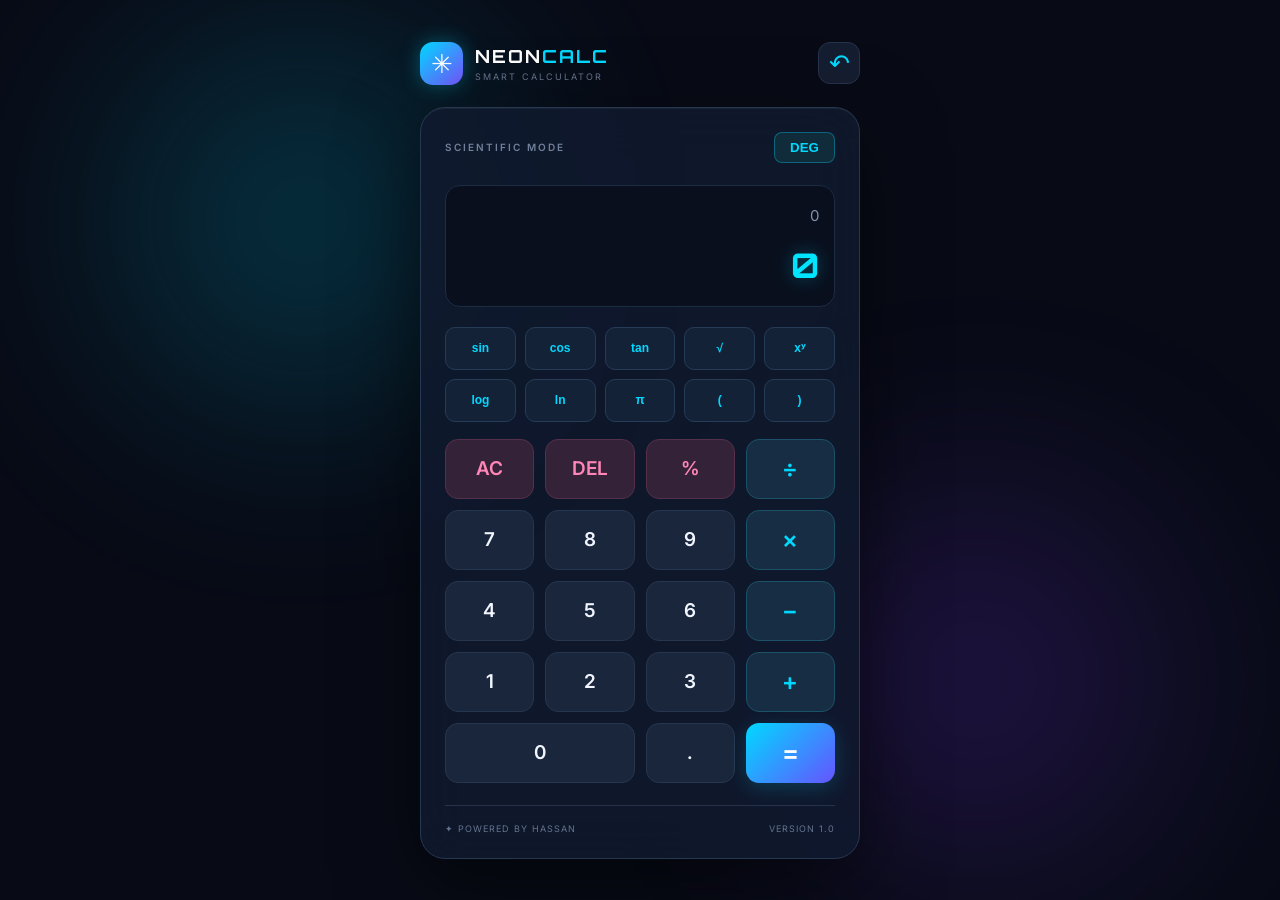
<file: CodeAlpha – Calculator/index.html>
<!DOCTYPE html>
<html lang="en">
<head>
    <meta charset="UTF-8">
    <meta name="viewport" content="width=device-width, initial-scale=1.0">
    <title>NeonCalc | Smart Calculator</title>
    <link rel="stylesheet" href="style.css">
</head>
<body>

    <div class="background-glow glow-one"></div>
    <div class="background-glow glow-two"></div>

    <main class="calculator-container">

        <!-- Header -->
        <header class="header">
            <div class="brand">
                <div class="brand-icon">✳</div>
                <div>
                    <h2>NEON<span>CALC</span></h2>
                    <p>SMART CALCULATOR</p>
                </div>
            </div>

            <button class="history-toggle" id="historyToggle" title="History">
                ↶
            </button>
        </header>

        <!-- Calculator -->
        <section class="calculator">

            <div class="calculator-top">
                <span class="mode-label">SCIENTIFIC MODE</span>
                <button id="angleToggle" class="angle-toggle">DEG</button>
            </div>

            <!-- Display -->
            <div class="display">
                <div class="expression" id="expression">0</div>
                <div class="result" id="result">0</div>
            </div>

            <!-- Scientific Buttons -->
            <div class="scientific-grid">

                <button data-value="sin(">sin</button>
                <button data-value="cos(">cos</button>
                <button data-value="tan(">tan</button>
                <button data-value="sqrt(">√</button>
                <button data-value="^">xʸ</button>

                <button data-value="log(">log</button>
                <button data-value="ln(">ln</button>
                <button data-value="pi">π</button>
                <button data-value="(">(</button>
                <button data-value=")">)</button>

            </div>

            <!-- Main Buttons -->
            <div class="button-grid">

                <button class="action-btn" data-action="clear">AC</button>
                <button class="action-btn" data-action="delete">DEL</button>
                <button class="action-btn" data-value="%">%</button>
                <button class="operator-btn" data-value="/">÷</button>

                <button data-value="7">7</button>
                <button data-value="8">8</button>
                <button data-value="9">9</button>
                <button class="operator-btn" data-value="*">×</button>

                <button data-value="4">4</button>
                <button data-value="5">5</button>
                <button data-value="6">6</button>
                <button class="operator-btn" data-value="-">−</button>

                <button data-value="1">1</button>
                <button data-value="2">2</button>
                <button data-value="3">3</button>
                <button class="operator-btn" data-value="+">+</button>

                <button data-value="0" class="zero-btn">0</button>
                <button data-value=".">.</button>
                <button class="equal-btn" data-action="calculate">=</button>

            </div>

            <div class="calculator-footer">
                <span>✦ POWERED BY HASSAN</span>
                <span>VERSION 1.0</span>
            </div>

        </section>

        <!-- History Panel -->
        <aside class="history-panel" id="historyPanel">

            <div class="history-header">
                <h3>Calculation History</h3>
                <button id="closeHistory">×</button>
            </div>

            <div id="historyList" class="history-list">
                <p class="empty-history">No calculations yet.</p>
            </div>

            <button class="clear-history" id="clearHistory">
                Clear History
            </button>

        </aside>

    </main>

    <script src="script.js"></script>
</body>
</html>
</file>
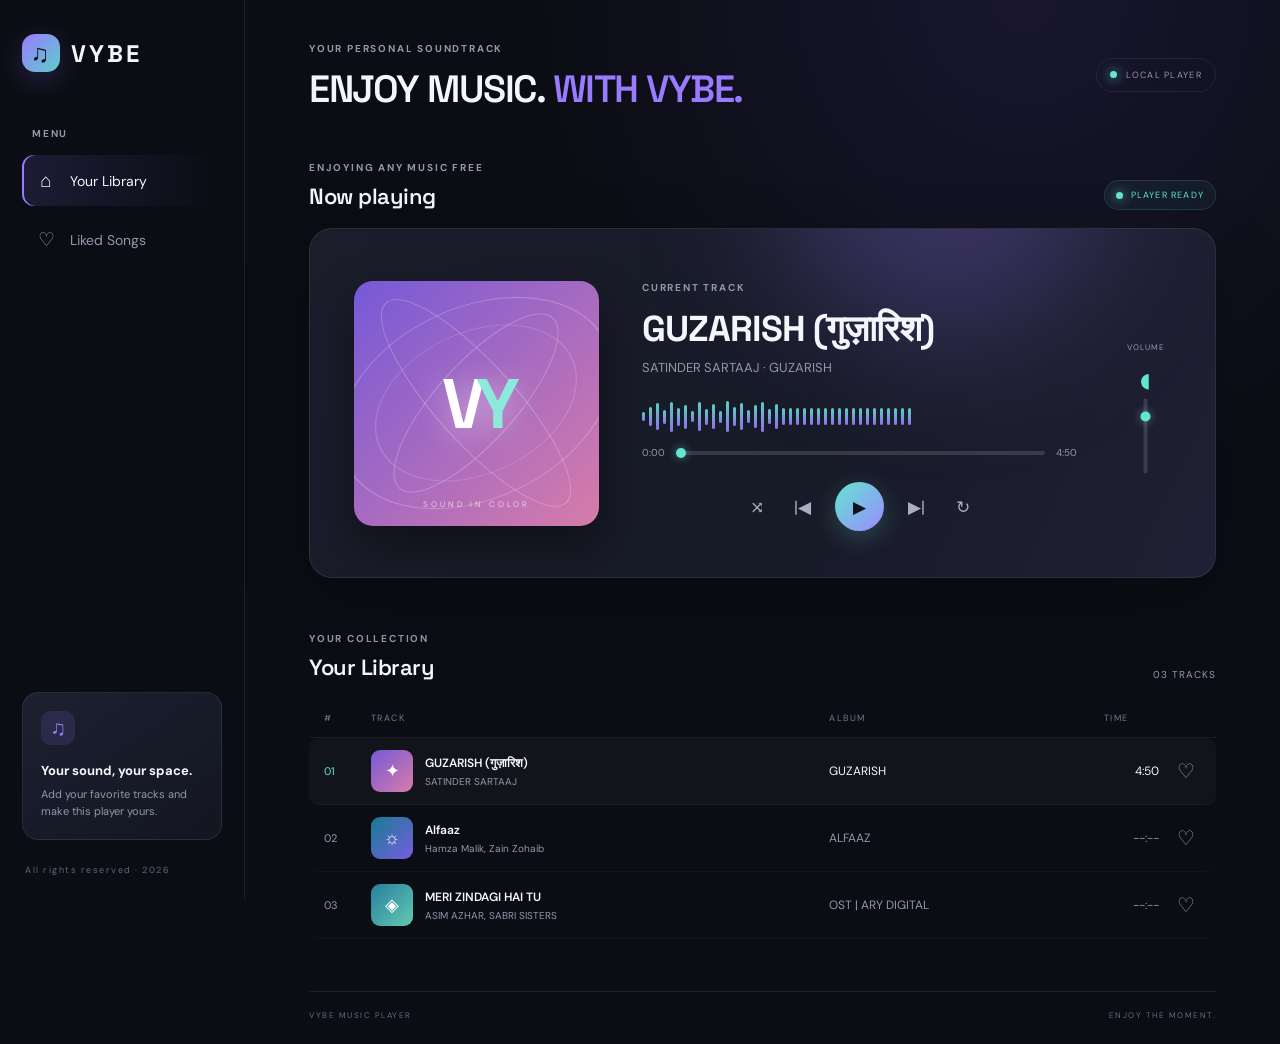
<file: CodeAlpha–Music Player/index.html>
<!DOCTYPE html>
<html lang="en">
<head>
  <meta charset="UTF-8" />
  <meta name="viewport" content="width=device-width, initial-scale=1.0" />
  <meta name="theme-color" content="#0b0d14" />
  <title>VYBE — Music Player</title>
  <link rel="preconnect" href="https://fonts.googleapis.com">
  <link rel="preconnect" href="https://fonts.gstatic.com" crossorigin>
  <link href="https://fonts.googleapis.com/css2?family=DM+Sans:wght@400;500;600;700&family=Space+Grotesk:wght@400;500;600;700&display=swap" rel="stylesheet">
  <link rel="stylesheet" href="style.css" />
</head>
<body>
  <div class="app-shell">
    <aside class="sidebar">
      <a class="brand" href="#"><span class="brand-mark">♫</span><span>VYBE</span></a>
      <p class="side-label">MENU</p>
     <nav class="side-nav">
  <button class="nav-link active" data-view="library">
    <span>⌂</span> Your Library
  </button>

  <button class="nav-link" data-view="liked">
    <span>♡</span> Liked Songs
  </button>
</nav>
      <div class="sidebar-bottom">
        <div class="mini-card">
          <div class="mini-icon">♫</div>
          <p class="mini-title">Your sound, your space.</p>
          <p class="mini-copy">Add your favorite tracks and make this player yours.</p>
        </div>
        <p class="side-foot">All rights reserved · 2026</p>
      </div>
    </aside>

    <main class="main-content" id="home">
      <header class="topbar">
        <div class="mobile-brand"><span class="brand-mark">♫</span> VYBE</div>
        <div class="greeting"><span class="eyebrow">YOUR PERSONAL SOUNDTRACK</span><h1>ENJOY MUSIC. <span>WITH VYBE.</span></h1></div>
        <div class="top-actions"><span class="status-dot"></span><span>LOCAL PLAYER</span></div>
      </header>

      <section class="featured-section">
        <div class="section-heading"><div><span class="eyebrow">ENJOYING ANY MUSIC FREE</span><h2>Now playing</h2></div><span class="live-pill"><i></i> PLAYER READY</span></div>
        <div class="player-card">
          <div class="player-glow"></div>
          <div class="album-art-wrap">
            <div class="album-art" id="albumArt">
              <div class="art-orbit orbit-one"></div><div class="art-orbit orbit-two"></div>
              <div class="art-center">V<span>Y</span></div><div class="art-caption">SOUND IN COLOR</div>
            </div>
          </div>
          <div class="player-info">
            <span class="eyebrow">CURRENT TRACK</span>
            <h3 id="currentTitle">Midnight Dreams</h3>
            <p id="currentArtist">Your Artist · Demo Track</p>
            <div class="waveform" aria-hidden="true"><span></span><span></span><span></span><span></span><span></span><span></span><span></span><span></span><span></span><span></span><span></span><span></span><span></span><span></span><span></span><span></span><span></span><span></span><span></span><span></span><span></span><span></span><span></span><span></span><span></span><span></span><span></span><span></span><span></span><span></span><span></span><span></span><span></span><span></span><span></span><span></span><span></span><span></span><span></span></div>
            <div class="timeline"><span id="currentTime">0:00</span><input id="progress" type="range" min="0" max="100" value="0" aria-label="Song progress"><span id="duration">0:00</span></div>
            <div class="controls">
              <button class="icon-btn" id="shuffleBtn" aria-label="Shuffle" title="Shuffle">⤨</button>
              <button class="icon-btn" id="prevBtn" aria-label="Previous song" title="Previous">|◀</button>
              <button class="play-btn" id="playBtn" aria-label="Play">▶</button>
              <button class="icon-btn" id="nextBtn" aria-label="Next song" title="Next">▶|</button>
              <button class="icon-btn" id="repeatBtn" aria-label="Repeat" title="Repeat">↻</button>
            </div>
          </div>
          <div class="player-volume"><span>VOLUME</span><span class="volume-symbol">◖</span><input id="volume" type="range" min="0" max="1" step="0.01" value="0.8" aria-label="Volume"></div>
        </div>
      </section>

      <section class="library-section" id="library">
  <div class="section-heading">
    <div>
      <span class="eyebrow">YOUR COLLECTION</span>
      <h2 id="listHeading">Your Library</h2>
    </div>

    <span class="track-count" id="trackCount">03 TRACKS</span>
  </div>

  <div class="playlist-header">
    <span>#</span>
    <span>TRACK</span>
    <span>ALBUM</span>
    <span class="duration-head">TIME</span>
    <span></span>
  </div>

  <div class="track-list" id="trackList"></div>


</section>
      <footer><span>VYBE MUSIC PLAYER</span><span>ENJOY THE MOMENT.</span></footer>
    </main>
  </div>
  <audio id="audio"></audio>
  <script src="script.js"></script>
</body>
</html>
</file>
<file: CodeAlpha – Calculator/style.css>
@import url('https://fonts.googleapis.com/css2?family=Orbitron:wght@400;500;600;700;800&family=Inter:wght@400;500;600;700&display=swap');

* {
    margin: 0;
    padding: 0;
    box-sizing: border-box;
}

body {
    min-height: 100vh;
    display: flex;
    justify-content: center;
    align-items: center;
    padding: 30px 15px;
    overflow-x: hidden;
    background: #080b16;
    color: white;
    font-family: 'Inter', sans-serif;
}

/* Background Effects */
.background-glow {
    position: fixed;
    width: 350px;
    height: 350px;
    border-radius: 50%;
    filter: blur(120px);
    opacity: 0.22;
    pointer-events: none;
}

.glow-one {
    background: #00d9ff;
    top: 5%;
    left: 10%;
}

.glow-two {
    background: #873bff;
    bottom: 5%;
    right: 10%;
}

/* Main Container */
.calculator-container {
    width: 100%;
    max-width: 440px;
    position: relative;
    z-index: 2;
}

/* Header */
.header {
    display: flex;
    align-items: center;
    justify-content: space-between;
    margin-bottom: 22px;
}

.brand {
    display: flex;
    align-items: center;
    gap: 12px;
}

.brand-icon {
    width: 43px;
    height: 43px;
    display: grid;
    place-items: center;
    background: linear-gradient(135deg, #00d9ff, #7654ff);
    color: white;
    font-size: 26px;
    border-radius: 13px;
    box-shadow: 0 0 20px #00d9ff55;
}

.brand h2 {
    font-family: 'Orbitron', sans-serif;
    font-size: 18px;
    letter-spacing: 2px;
}

.brand h2 span {
    color: #00d9ff;
}

.brand p {
    color: #69748e;
    font-size: 9px;
    letter-spacing: 2px;
    margin-top: 4px;
}

.history-toggle {
    width: 42px;
    height: 42px;
    border: 1px solid #26334c;
    border-radius: 12px;
    background: #151d30;
    color: #00d9ff;
    font-size: 25px;
    cursor: pointer;
    transition: 0.3s;
}

.history-toggle:hover {
    background: #00d9ff;
    color: #080b16;
}

/* Calculator Body */
.calculator {
    padding: 24px;
    border-radius: 25px;
    border: 1px solid #263750;
    background: rgba(17, 26, 46, 0.88);
    backdrop-filter: blur(25px);
    box-shadow:
        0 25px 80px rgba(0, 0, 0, 0.5),
        inset 0 1px 1px rgba(255,255,255,0.06);
}

/* Top Bar */
.calculator-top {
    display: flex;
    justify-content: space-between;
    align-items: center;
    margin-bottom: 22px;
}

.mode-label {
    color: #71809b;
    font-size: 10px;
    letter-spacing: 2px;
    font-weight: 600;
}

.angle-toggle {
    border: 1px solid #00d9ff55;
    background: #102c3a;
    color: #00d9ff;
    padding: 7px 15px;
    border-radius: 8px;
    font-weight: 700;
    cursor: pointer;
}

/* Display */
.display {
    min-height: 115px;
    padding: 20px 15px;
    margin-bottom: 20px;
    background: #090f1d;
    border: 1px solid #1c2c43;
    border-radius: 15px;
    text-align: right;
    overflow: hidden;
}

.expression {
    min-height: 28px;
    color: #8291aa;
    font-size: 15px;
    word-break: break-all;
}

.result {
    color: #00e5ff;
    font-family: 'Orbitron', sans-serif;
    font-size: clamp(25px, 7vw, 34px);
    font-weight: 700;
    margin-top: 10px;
    text-shadow: 0 0 18px #00d9ff55;
    word-break: break-all;
}

/* Scientific Buttons */
.scientific-grid {
    display: grid;
    grid-template-columns: repeat(5, 1fr);
    gap: 9px;
    margin-bottom: 17px;
}

.scientific-grid button {
    height: 43px;
    border: 1px solid #263c56;
    border-radius: 10px;
    background: #142238;
    color: #00d9ff;
    font-size: 12px;
    font-weight: 600;
    cursor: pointer;
    transition: 0.25s;
}

.scientific-grid button:hover {
    background: #00d9ff;
    color: #080b16;
    transform: translateY(-3px);
}

/* Main Button Grid */
.button-grid {
    display: grid;
    grid-template-columns: repeat(4, 1fr);
    gap: 11px;
}

.button-grid button {
    height: 60px;
    border: 1px solid #27364f;
    border-radius: 13px;
    background: #1a263b;
    color: #f0f5ff;
    font-size: 19px;
    font-weight: 600;
    cursor: pointer;
    transition: 0.2s;
    font-family: inherit;
}

.button-grid button:hover {
    background: #283a55;
    border-color: #00d9ff;
    transform: translateY(-3px);
    box-shadow: 0 5px 15px #00d9ff20;
}

.button-grid button:active {
    transform: scale(0.94);
}

/* Special Buttons */
.button-grid .action-btn {
    background: #342238;
    color: #ff86b7;
    border-color: #56304b;
}

.button-grid .action-btn:hover {
    background: #ff86b7;
    color: #111827;
}

.button-grid .operator-btn {
    background: #172d43;
    color: #00d9ff;
    border-color: #1b5267;
    font-size: 24px;
}

.button-grid .operator-btn:hover {
    background: #00d9ff;
    color: #080b16;
}

.button-grid .equal-btn {
    background: linear-gradient(135deg, #00d9ff, #6554ff);
    color: white;
    border: none;
    font-size: 26px;
    box-shadow: 0 5px 20px #00d9ff30;
}

.button-grid .equal-btn:hover {
    box-shadow: 0 5px 30px #00d9ff70;
    background: linear-gradient(135deg, #6554ff, #00d9ff);
}

.button-grid .zero-btn {
    grid-column: span 2;
}

/* Footer */
.calculator-footer {
    display: flex;
    justify-content: space-between;
    margin-top: 22px;
    padding-top: 17px;
    border-top: 1px solid #26334c;
    color: #65748e;
    font-size: 9px;
    letter-spacing: 1px;
}

/* History Panel */
.history-panel {
    position: absolute;
    z-index: 5;
    top: 0;
    right: 0;
    width: 100%;
    min-height: 350px;
    padding: 22px;
    border: 1px solid #00d9ff55;
    border-radius: 20px;
    background: #111a2e;
    box-shadow: 0 20px 60px #00000099;
    opacity: 0;
    visibility: hidden;
    transform: translateY(15px);
    transition: 0.3s;
}

.history-panel.active {
    opacity: 1;
    visibility: visible;
    transform: translateY(0);
}

.history-header {
    display: flex;
    justify-content: space-between;
    align-items: center;
    margin-bottom: 20px;
}

.history-header h3 {
    font-size: 16px;
}

.history-header button {
    border: none;
    background: none;
    color: white;
    font-size: 27px;
    cursor: pointer;
}

.history-list {
    max-height: 260px;
    overflow-y: auto;
}

.history-item {
    padding: 13px;
    margin-bottom: 10px;
    background: #1a263b;
    border-radius: 10px;
    cursor: pointer;
}

.history-item p {
    color: #8291aa;
    font-size: 12px;
    margin-bottom: 5px;
}

.history-item h4 {
    color: #00d9ff;
    font-size: 16px;
}

.empty-history {
    text-align: center;
    color: #8291aa;
    padding: 35px 0;
    font-size: 13px;
}

.clear-history {
    width: 100%;
    padding: 11px;
    margin-top: 15px;
    background: #342238;
    border: 1px solid #56304b;
    border-radius: 10px;
    color: #ff86b7;
    cursor: pointer;
}

/* Responsive */
@media (max-width: 480px) {
    body {
        padding: 20px 12px;
    }

    .calculator {
        padding: 17px;
    }

    .button-grid {
        gap: 9px;
    }

    .button-grid button {
        height: 56px;
        font-size: 17px;
    }

    .scientific-grid {
        gap: 6px;
    }

    .scientific-grid button {
        height: 40px;
        font-size: 11px;
    }
}
</file>
<file: CodeAlpha–Music Player/style.css>
/* Google Font */
@import url('https://fonts.googleapis.com/css2?family=DM+Sans:wght@400;500;600;700&family=Space+Grotesk:wght@400;500;600;700&display=swap');

/* Variables */
:root {
    --bg: #0b0d14;
    --panel: #141722;
    --panel2: #1a1e2b;
    --text: #f5f6fb;
    --muted: #9298aa;
    --line: rgba(255, 255, 255, .08);
    --purple: #9a7bff;
    --cyan: #64e5d1;
}

/* Reset */
* {
    box-sizing: border-box;
    margin: 0;
    padding: 0;
}

html {
    scroll-behavior: smooth;
}

body {
    min-height: 100vh;
    background:
        radial-gradient(ellipse at 80% 0%, rgba(117, 83, 220, .13), transparent 34%),
        var(--bg);
    color: var(--text);
    font-family: 'DM Sans', sans-serif;
}

button,
input {
    font: inherit;
}

/* App Layout */
.app-shell {
    max-width: 1500px;
    min-height: 100vh;
    margin: auto;
    display: grid;
    grid-template-columns: 245px 1fr;
}

/* Sidebar */
.sidebar {
    border-right: 1px solid var(--line);
    padding: 34px 22px 24px;
    display: flex;
    flex-direction: column;
    min-height: 100vh;
    position: sticky;
    top: 0;
    height: 100vh;
}

.brand,
.mobile-brand {
    display: flex;
    align-items: center;
    gap: 11px;
    font: 700 24px 'Space Grotesk';
    letter-spacing: 3px;
    color: var(--text);
    text-decoration: none;
}

.brand-mark {
    display: grid;
    place-items: center;
    width: 38px;
    height: 38px;
    border-radius: 13px;
    background: linear-gradient(135deg, var(--purple), #5dcecb);
    color: #10111a;
    font-size: 25px;
    box-shadow: 0 8px 28px #8d75ff38;
}

.side-label,
.eyebrow {
    font-size: 10px;
    font-weight: 700;
    letter-spacing: 1.8px;
    color: var(--muted);
}

.side-label {
    margin: 55px 0 15px 10px;
}

.side-nav {
    display: grid;
    gap: 8px;
}

.nav-link {
    display: flex;
    align-items: center;
    gap: 14px;
    padding: 13px 14px;
    border-radius: 12px;
    text-decoration: none;
    color: var(--muted);
    font-size: 14px;
    transition: .2s;
}

.nav-link span {
    font-size: 19px;
    width: 20px;
    text-align: center;
}

.nav-link:hover,
.nav-link.active {
    color: var(--text);
    background: linear-gradient(90deg, #9276ff24, transparent);
    box-shadow: inset 2px 0 var(--purple);
}

.sidebar-bottom {
    margin-top: auto;
}

.mini-card {
    padding: 18px;
    border: 1px solid var(--line);
    border-radius: 16px;
    background: linear-gradient(145deg, #1c2030, #131621);
}

.mini-icon {
    width: 34px;
    height: 34px;
    display: grid;
    place-items: center;
    background: #9a7bff22;
    color: var(--purple);
    border-radius: 10px;
    font-size: 21px;
    margin-bottom: 17px;
}

.mini-title {
    font-weight: 700;
    font-size: 13px;
}

.mini-copy {
    font-size: 11px;
    line-height: 1.6;
    color: var(--muted);
    margin-top: 7px;
}

.side-foot {
    font-size: 9px;
    letter-spacing: 1.5px;
    color: #626879;
    margin: 24px 3px 0;
}

/* Main Content */
.main-content {
    padding: 36px clamp(22px, 5vw, 72px) 24px;
    min-width: 0;
}

/* Topbar */
.topbar {
    display: flex;
    justify-content: space-between;
    align-items: center;
    margin-bottom: 42px;
}

.mobile-brand {
    display: none;
}

.greeting h1 {
    font: 600 clamp(27px, 3vw, 38px) 'Space Grotesk';
    margin-top: 8px;
    letter-spacing: -1.5px;
}

.greeting h1 span {
    color: var(--purple);
}

.top-actions {
    font-size: 9px;
    letter-spacing: 1.3px;
    color: var(--muted);
    display: flex;
    align-items: center;
    gap: 9px;
    border: 1px solid var(--line);
    padding: 10px 13px;
    border-radius: 30px;
}

.status-dot,
.live-pill i {
    width: 7px;
    height: 7px;
    background: var(--cyan);
    border-radius: 50%;
    box-shadow: 0 0 12px var(--cyan);
}

/* Section Heading */
.section-heading {
    display: flex;
    justify-content: space-between;
    align-items: end;
    margin-bottom: 18px;
}

.section-heading h2 {
    font: 600 22px 'Space Grotesk';
    margin-top: 6px;
    letter-spacing: -.5px;
}

.live-pill {
    display: flex;
    align-items: center;
    gap: 8px;
    color: var(--cyan);
    font-size: 9px;
    letter-spacing: 1.2px;
    padding: 8px 11px;
    border-radius: 30px;
    background: #64e5d10d;
    border: 1px solid #64e5d126;
}

/* Player Card */
.player-card {
    position: relative;
    overflow: hidden;
    min-height: 350px;
    padding: 34px;
    display: grid;
    grid-template-columns: minmax(190px, .85fr) 1.4fr 70px;
    gap: 34px;
    align-items: center;
    border: 1px solid var(--line);
    border-radius: 23px;
    background: linear-gradient(115deg, #1b1d2b 0%, #171a27 55%, #202034 100%);
    box-shadow: 0 22px 70px #0003;
}

.player-glow {
    position: absolute;
    width: 330px;
    height: 330px;
    right: 12%;
    top: -220px;
    border-radius: 50%;
    background: #9879ff45;
    filter: blur(70px);
    pointer-events: none;
}

/* Album Art */
.album-art-wrap {
    display: grid;
    place-items: center;
    position: relative;
    z-index: 1;
}

.album-art {
    width: min(100%, 245px);
    aspect-ratio: 1;
    border-radius: 19px;
    position: relative;
    overflow: hidden;
    display: grid;
    place-items: center;
    background:
        radial-gradient(circle at 70% 25%, #ffb67a, transparent 25%),
        radial-gradient(circle at 25% 75%, #6d5bce, transparent 38%),
        linear-gradient(135deg, #30275e, #111a34 65%, #1d666c);
    box-shadow: 0 20px 45px #0006;
    animation: float 5s ease-in-out infinite;
}

.album-art:before,
.album-art:after {
    content: "";
    position: absolute;
    width: 190px;
    height: 190px;
    border: 1px solid #ffffff35;
    border-radius: 50%;
    transform: rotate(-25deg) scaleX(1.5);
}

.album-art:after {
    width: 140px;
    height: 140px;
    border-color: #ffffff24;
}

.art-orbit {
    position: absolute;
    border: 1px solid #ffffff40;
    width: 270px;
    height: 80px;
    border-radius: 50%;
    transform: rotate(48deg);
}

.orbit-two {
    transform: rotate(-48deg);
    width: 230px;
}

.art-center {
    font: 700 70px 'Space Grotesk';
    letter-spacing: -9px;
    color: #fff;
    text-shadow: 0 5px 30px #fff7;
    z-index: 1;
}

.art-center span {
    color: #8de9db;
}

.art-caption {
    position: absolute;
    bottom: 17px;
    font-size: 8px;
    letter-spacing: 3px;
    color: #ffffffa8;
}

/* Player Info */
.player-info {
    position: relative;
    z-index: 1;
    min-width: 0;
}

.player-info h3 {
    font: 700 clamp(25px, 3vw, 36px) 'Space Grotesk';
    letter-spacing: -1px;
    margin-top: 10px;
    white-space: nowrap;
    overflow: hidden;
    text-overflow: ellipsis;
}

.player-info > p {
    color: var(--muted);
    font-size: 13px;
    margin-top: 7px;
}

/* Waveform */
.waveform {
    height: 33px;
    display: flex;
    align-items: center;
    gap: 4px;
    margin: 24px 0 13px;
    opacity: .9;
}

.waveform span {
    height: var(--h);
    width: 3px;
    border-radius: 5px;
    background: linear-gradient(var(--cyan), var(--purple));
    animation: wave 1s ease-in-out infinite alternate;
    animation-delay: calc(var(--i) * -0.08s);
}

.waveform span:nth-child(1) {
    --h: 9px;
    --i: 1;
}

.waveform span:nth-child(2) {
    --h: 19px;
    --i: 2;
}

.waveform span:nth-child(3) {
    --h: 27px;
    --i: 3;
}

.waveform span:nth-child(4) {
    --h: 14px;
    --i: 4;
}

.waveform span:nth-child(5) {
    --h: 30px;
    --i: 5;
}

.waveform span:nth-child(6) {
    --h: 18px;
    --i: 6;
}

.waveform span:nth-child(7) {
    --h: 24px;
    --i: 7;
}

.waveform span:nth-child(8) {
    --h: 11px;
    --i: 8;
}

.waveform span:nth-child(9) {
    --h: 29px;
    --i: 9;
}

.waveform span:nth-child(10) {
    --h: 16px;
    --i: 10;
}

.waveform span:nth-child(11) {
    --h: 25px;
    --i: 11;
}

.waveform span:nth-child(12) {
    --h: 12px;
    --i: 12;
}

.waveform span:nth-child(13) {
    --h: 31px;
    --i: 13;
}

.waveform span:nth-child(14) {
    --h: 19px;
    --i: 14;
}

.waveform span:nth-child(15) {
    --h: 27px;
    --i: 15;
}

.waveform span:nth-child(16) {
    --h: 13px;
    --i: 16;
}

.waveform span:nth-child(17) {
    --h: 23px;
    --i: 17;
}

.waveform span:nth-child(18) {
    --h: 30px;
    --i: 18;
}

.waveform span:nth-child(19) {
    --h: 15px;
    --i: 19;
}

.waveform span:nth-child(20) {
    --h: 25px;
    --i: 20;
}

.waveform span:nth-child(n+21) {
    --h: 17px;
    --i: 21;
}

/* Animations */
@keyframes wave {
    to {
        transform: scaleY(.45);
        opacity: .55;
    }
}

@keyframes float {
    50% {
        transform: translateY(-6px);
    }
}

/* Timeline */
.timeline {
    display: flex;
    align-items: center;
    gap: 11px;
    color: var(--muted);
    font-size: 10px;
    font-variant-numeric: tabular-nums;
}

input[type=range] {
    appearance: none;
    height: 4px;
    border-radius: 10px;
    background: #ffffff22;
    outline: none;
    cursor: pointer;
    accent-color: var(--purple);
}

.timeline input {
    flex: 1;
}

.timeline input::-webkit-slider-thumb,
.player-volume input::-webkit-slider-thumb {
    appearance: none;
    width: 10px;
    height: 10px;
    background: var(--cyan);
    border-radius: 50%;
    box-shadow: 0 0 10px #64e5d188;
}

/* Controls */
.controls {
    display: flex;
    align-items: center;
    justify-content: center;
    gap: 19px;
    margin-top: 23px;
}

.icon-btn,
.play-btn {
    border: 0;
    cursor: pointer;
    display: grid;
    place-items: center;
    transition: .2s;
}

.icon-btn {
    background: transparent;
    color: #a9aec0;
    font-size: 17px;
    width: 27px;
    height: 34px;
}

.icon-btn:hover,
.icon-btn.selected {
    color: var(--cyan);
}

.play-btn {
    width: 49px;
    height: 49px;
    border-radius: 50%;
    background: linear-gradient(135deg, var(--cyan), #9b8aff);
    color: #10131c;
    font-size: 17px;
    box-shadow: 0 7px 24px #64e5d13b;
}

.play-btn:hover {
    transform: scale(1.07);
}

/* Volume */
.player-volume {
    z-index: 1;
    display: flex;
    flex-direction: column;
    align-items: center;
    gap: 15px;
    color: var(--muted);
    font-size: 8px;
    letter-spacing: 1px;
}

.volume-symbol {
    font-size: 20px;
    color: var(--cyan);
}

.player-volume input {
    width: 75px;
    transform: rotate(-90deg);
    margin: 26px 0;
}

/* Library / Playlist */
.library-section {
    margin-top: 48px;
}

.track-count {
    font-size: 10px;
    color: var(--muted);
    letter-spacing: 1px;
}

.playlist-header,
.track-row {
    display: grid;
    grid-template-columns: 35px minmax(180px, 1.7fr) minmax(100px, 1fr) 55px 30px;
    align-items: center;
    gap: 12px;
}

.playlist-header {
    padding: 13px 15px;
    border-bottom: 1px solid var(--line);
    font-size: 9px;
    letter-spacing: 1.4px;
    color: #72798b;
}

.track-row {
    padding: 12px 15px;
    border-bottom: 1px solid #ffffff08;
    border-radius: 10px;
    transition: .2s;
    color: var(--muted);
    font-size: 12px;
}

.track-row:hover,
.track-row.playing {
    background: #ffffff08;
}

.track-row.playing {
    color: var(--text);
}

.track-number {
    font-size: 11px;
}

.track-row.playing .track-number {
    color: var(--cyan);
}

.track-main {
    display: flex;
    align-items: center;
    gap: 12px;
    min-width: 0;
}

.track-thumb {
    width: 42px;
    height: 42px;
    flex-shrink: 0;
    border-radius: 9px;
    display: grid;
    place-items: center;
    color: white;
    font-size: 18px;
    background: var(--cover, linear-gradient(135deg, #6d5bce, #64bdb0));
}

.track-text {
    min-width: 0;
}

.track-title {
    color: var(--text);
    font-weight: 600;
    white-space: nowrap;
    overflow: hidden;
    text-overflow: ellipsis;
}

.track-artist {
    font-size: 10px;
    color: var(--muted);
    margin-top: 4px;
}

.track-album {
    white-space: nowrap;
    overflow: hidden;
    text-overflow: ellipsis;
}

.track-duration {
    text-align: right;
    font-variant-numeric: tabular-nums;
}

.track-play {
    background: none;
    border: 0;
    color: var(--muted);
    font-size: 13px;
    cursor: pointer;
}

.track-play:hover {
    color: var(--cyan);
}

/* Hint */
.hint {
    font-size: 11px;
    color: #747b8e;
    margin-top: 17px;
}

.hint code {
    color: #b6a4ff;
    background: #a18bff13;
    padding: 3px 5px;
    border-radius: 4px;
}

/* Footer */
footer {
    display: flex;
    justify-content: space-between;
    border-top: 1px solid var(--line);
    margin-top: 52px;
    padding-top: 18px;
    font-size: 8px;
    letter-spacing: 1.5px;
    color: #666d7e;
}

/* Tablet (max-width: 900px) */
@media (max-width: 900px) {
    .app-shell {
        grid-template-columns: 190px 1fr;
    }

    .sidebar {
        padding-inline: 16px;
    }

    .player-card {
        grid-template-columns: 180px 1fr;
        gap: 25px;
    }

    .player-volume {
        grid-column: 1 / -1;
        flex-direction: row;
        justify-content: center;
    }

    .player-volume input {
        transform: none;
        margin: 0;
        width: 110px;
    }

    .volume-symbol {
        display: none;
    }
}

/* Mobile (max-width: 650px) */
@media (max-width: 650px) {
    .app-shell {
        display: block;
    }

    .sidebar {
        display: none;
    }

    .main-content {
        padding: 22px 17px;
    }

    .topbar {
        margin-bottom: 30px;
    }

    .mobile-brand {
        display: flex;
        font-size: 18px;
    }

    .mobile-brand .brand-mark {
        width: 31px;
        height: 31px;
        font-size: 20px;
        border-radius: 10px;
    }

    .greeting {
        margin-right: auto;
        margin-left: 13px;
    }

    .greeting .eyebrow {
        font-size: 8px;
    }

    .greeting h1 {
        font-size: 20px;
        margin-top: 5px;
        letter-spacing: -.7px;
    }

    .top-actions {
        font-size: 0;
        padding: 9px;
    }

    .top-actions .status-dot {
        width: 8px;
        height: 8px;
    }

    .section-heading h2 {
        font-size: 19px;
    }

    .player-card {
        padding: 23px 17px;
        grid-template-columns: 1fr;
        gap: 20px;
        text-align: center;
    }

    .album-art {
        width: 175px;
    }

    .art-center {
        font-size: 55px;
    }

    .player-info h3 {
        font-size: 26px;
    }

    .waveform {
        justify-content: center;
        margin: 20px 0 12px;
    }

    .controls {
        gap: 15px;
    }

    .player-volume {
        grid-column: auto;
    }

    .player-volume input {
        width: 105px;
    }

    .library-section {
        margin-top: 38px;
    }

    .playlist-header,
    .track-row {
        grid-template-columns: 22px minmax(0, 1fr) 45px 25px;
        gap: 8px;
        padding-inline: 7px;
    }

    .playlist-header span:nth-child(3),
    .track-album {
        display: none;
    }

    .duration-head {
        text-align: right;
    }

    .track-main {
        gap: 9px;
    }

    .track-thumb {
        width: 37px;
        height: 37px;
    }

    .track-row {
        font-size: 11px;
    }

    .track-duration {
        font-size: 10px;
    }

    footer {
        font-size: 7px;
        gap: 10px;
    }

    footer span:last-child {
        text-align: right;
    }
}

/* ===== Extra additions ===== */

/* Navigation buttons */
.nav-link {
    width: 100%;
    border: none;
    background: transparent;
    cursor: pointer;
    text-align: left;
    font-family: inherit;
}

/* Clickable track area */
.track-main {
    cursor: pointer;
}

/* Like button */
.like-btn {
    background: transparent;
    border: none;
    color: #9298aa;
    font-size: 20px;
    cursor: pointer;
    transition: 0.2s ease;
}

.like-btn:hover {
    color: #ff668a;
    transform: scale(1.2);
}

.like-btn.liked {
    color: #ff668a;
}

/* Empty liked songs screen */
.empty-state {
    text-align: center;
    padding: 55px 15px;
    color: #9298aa;
}

.empty-icon {
    font-size: 42px;
    color: #9a7bff;
    margin-bottom: 15px;
}

.empty-state h3 {
    color: #f5f6fb;
    font-size: 18px;
    margin-bottom: 8px;
}

.empty-state p {
    font-size: 12px;
    line-height: 1.6;
}

/* Smooth section navigation */
.library-section {
    scroll-margin-top: 25px;
}

/* Mobile adjustments */
@media (max-width: 650px) {
    .like-btn {
        font-size: 18px;
    }

    .empty-state {
        padding: 40px 10px;
    }
}
</file>
